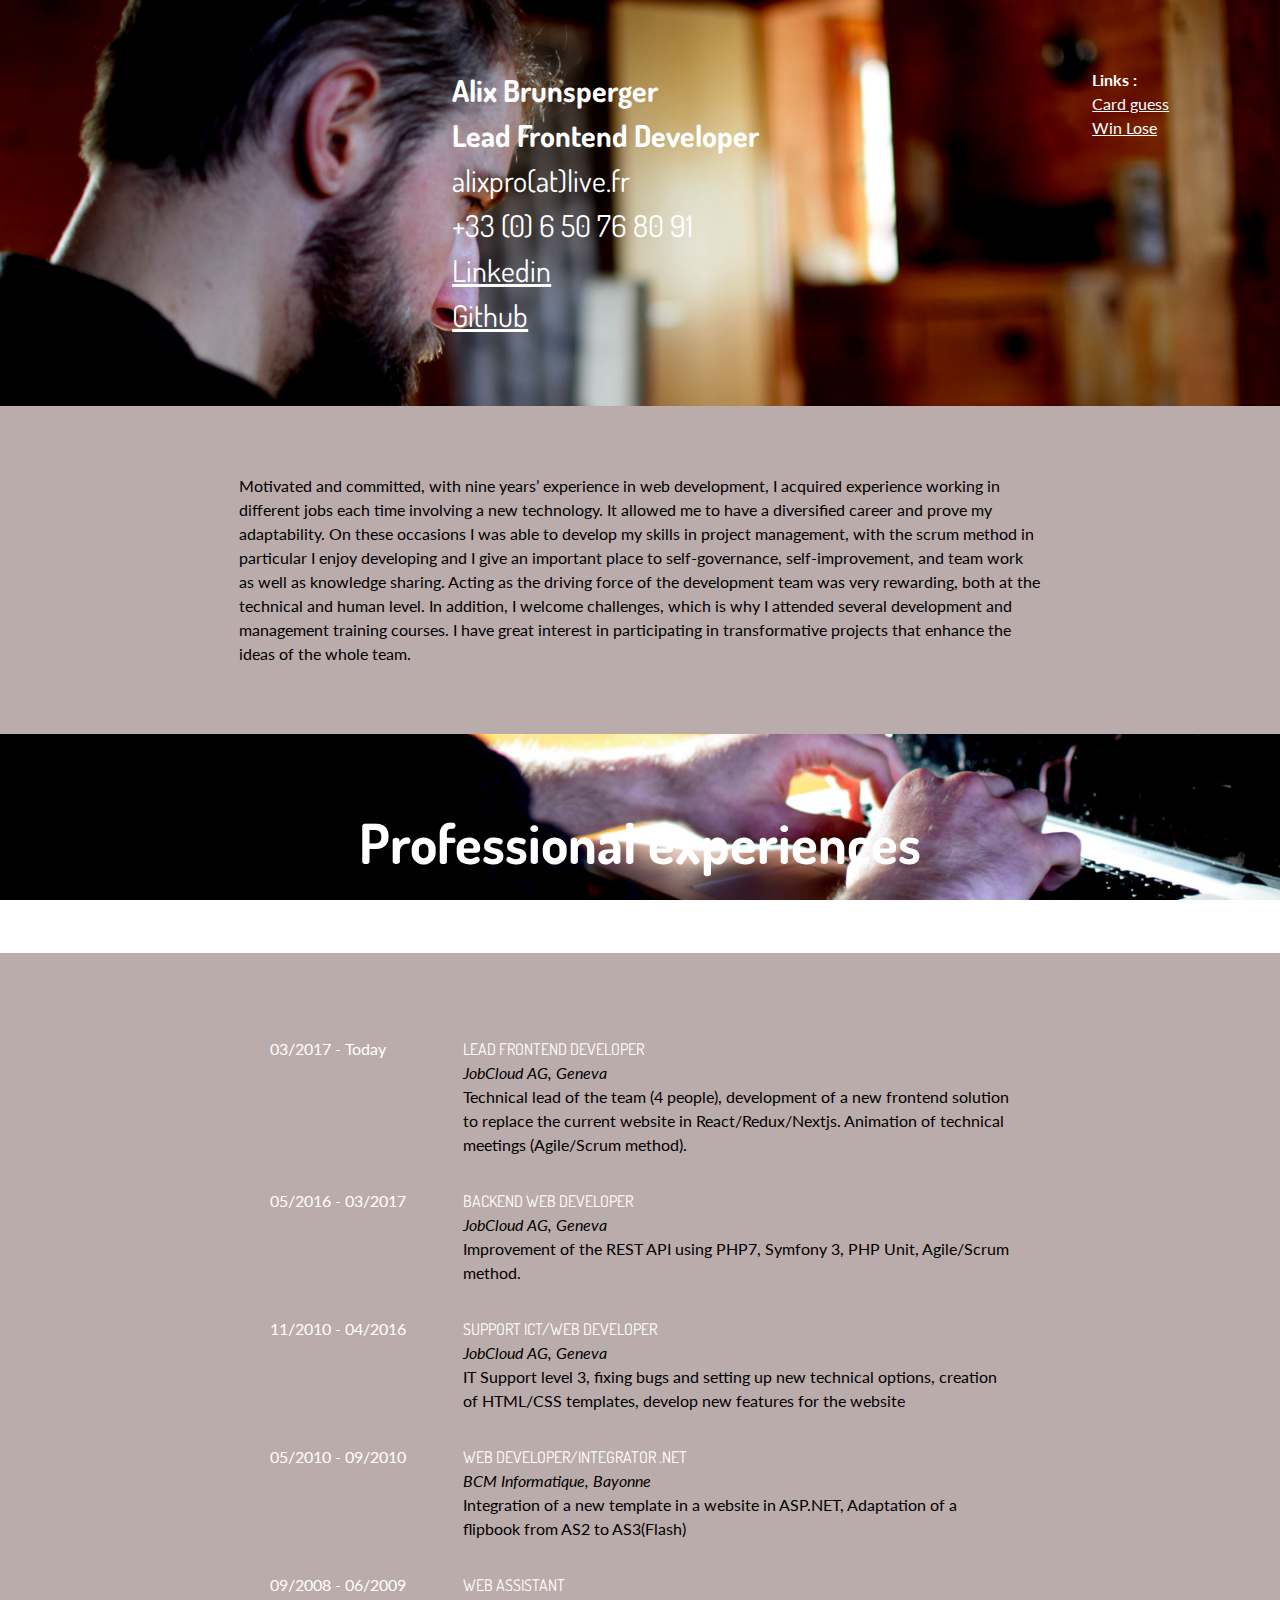
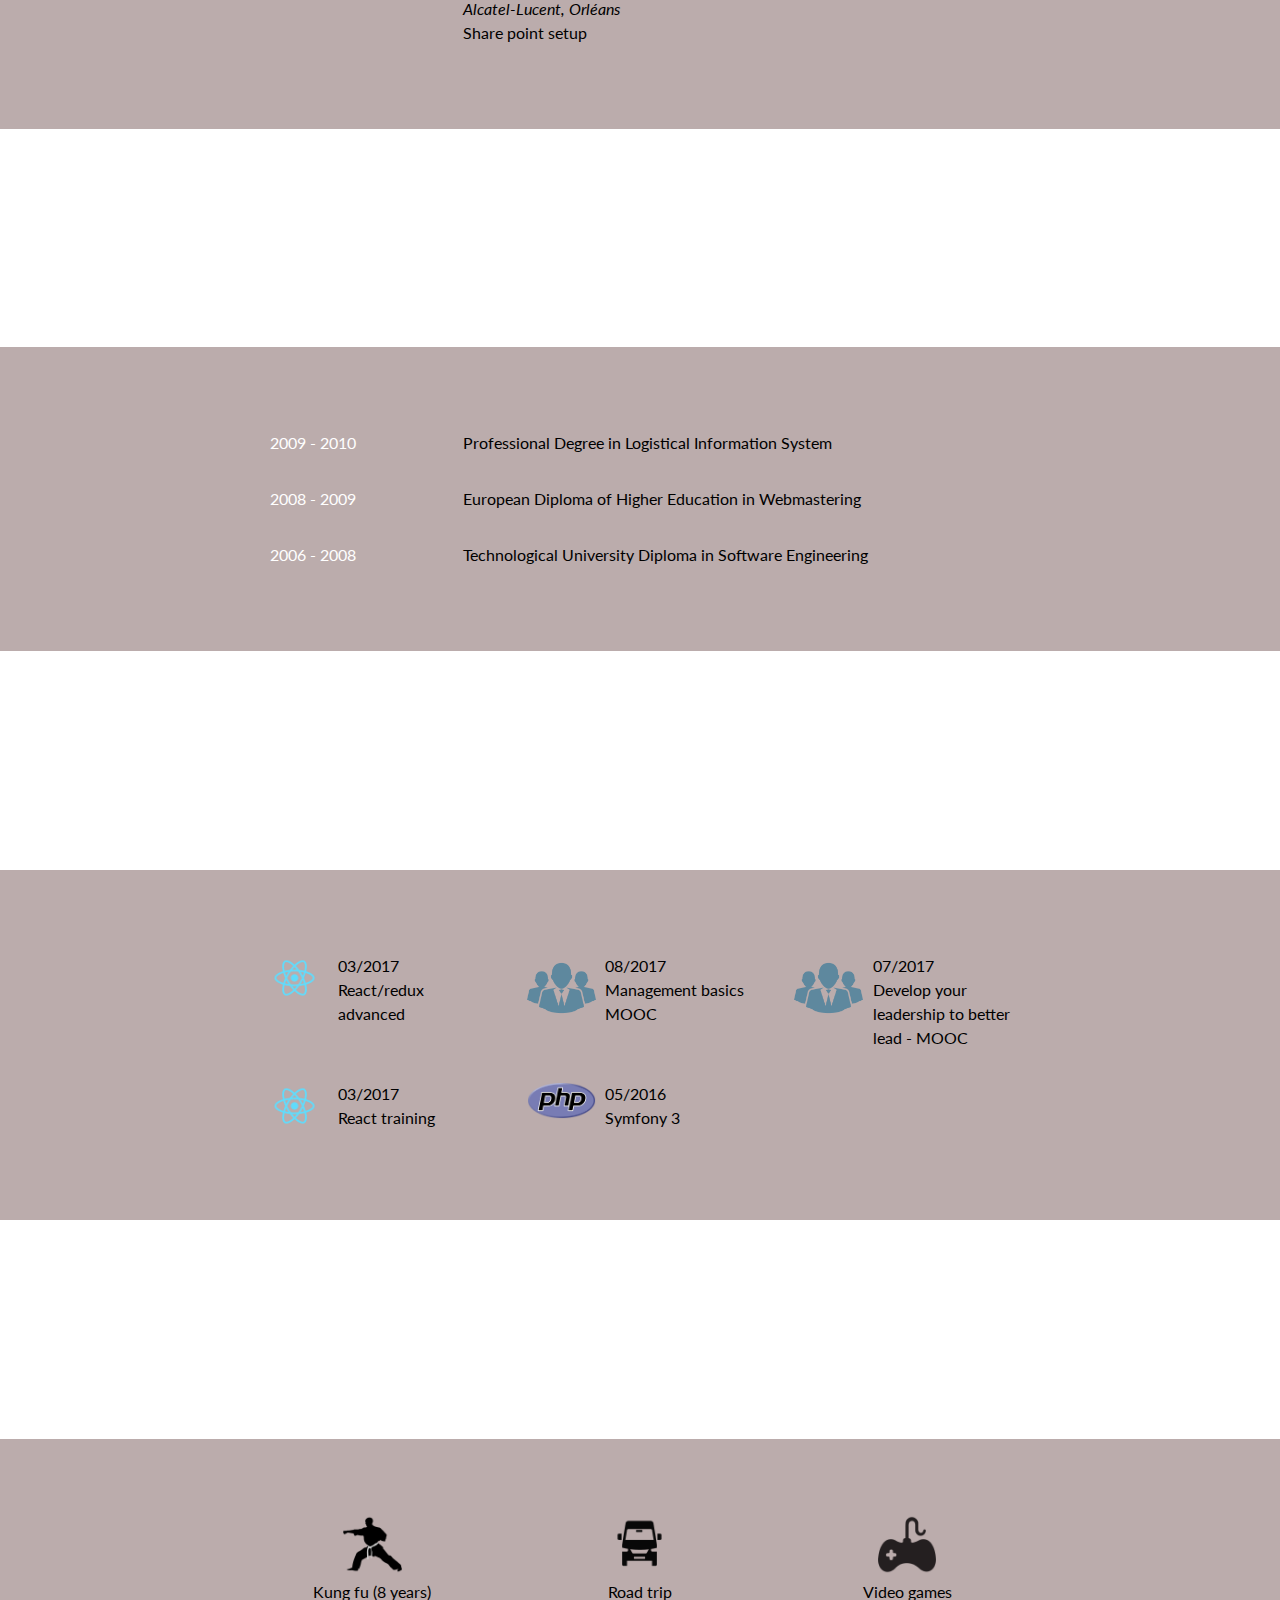
<file: index.html>
<!DOCTYPE html>
<html lang="en">
<head>
    <meta charset="UTF-8">
    <title>Title</title>
    <link rel="stylesheet" href="/simple-grid.css" />
    <link rel="stylesheet" href="/style.css" />
    <link href="https://fonts.googleapis.com/css?family=Dosis" rel="stylesheet">
</head>
<body>
    <div id="main_container">
        <div class="bkg bkg1">
            <div class="row">
                <div class="col-4"></div>
                <div class="col-6 header padding-space">
                    <span><b>Alix Brunsperger</b></span>
                    <span><b>Lead Frontend Developer</b></span>
                    <span>alixpro(at)live.fr</span>
                    <span>+33 (0) 6 50 76 80 91</span>
                    <span><a href="https://www.linkedin.com/in/alix-brunsperger/" target="_blank">Linkedin</a> </span>
                    <span><a href="https://github.com/alixbrunsperger" target="_blank">Github</a></span>
                </div>
                <div class="col-2 padding-space">
                    <b>Links :</b><br/>
                    <a href="/projects/card-guess" target="_blank">Card guess</a><br/>
                    <a href="/projects/win-lose" target="_blank">Win Lose</a>
                </div>
            </div>
            <div class="row full">
                <div class="col-2"></div>
                <div class="col-8 padding-space">
                    Motivated and committed, with nine years’ experience in web development,
                    I acquired experience working in different jobs each time involving a new technology.
                    It allowed me to have a diversified career and prove my adaptability. On these occasions I was able
                    to develop my skills in project management, with the scrum method in particular
                    I enjoy developing and I give an important place to self-governance, self-improvement, and team work as well as knowledge sharing.
                    Acting as the driving force of the development team was very rewarding, both at the technical and human level.
                    In addition, I welcome challenges, which is why I attended several development and management training courses.
                    I have great interest in participating in transformative projects that enhance the ideas of the whole team.

                </div>
            </div>
            <div class="row">
                <div class="col-12 section-title padding-space">
                    Professional experiences
                </div>
            </div>
            <div class="row full">
                <div class="col-2"></div>
                <div class="col-8 padding-space">
                    <div class="col-12 item-container">
                        <div class="col-3 item-date white">03/2017 - Today</div>
                        <div class="col-9 item">
                            <div class="item-title white">Lead Frontend Developer</div>
                            <div class="item-company">JobCloud AG, Geneva</div>
                            <div class="item-description">
                                Technical lead of the team (4 people), development of a new frontend solution to replace the current website
                                in React/Redux/Nextjs. Animation of technical meetings (Agile/Scrum method).
                            </div>
                        </div>
                    </div>
                    <div class="col-12 item-container">
                        <div class="col-3 item-date white">05/2016 - 03/2017</div>
                        <div class="col-9 item">
                            <div class="item-title white">Backend Web Developer</div>
                            <div class="item-company">JobCloud AG, Geneva</div>
                            <div class="item-description">
                                Improvement of the REST API using PHP7,  Symfony 3, PHP Unit, Agile/Scrum method.
                            </div>
                        </div>
                    </div>
                    <div class="col-12 item-container">
                        <div class="col-3 item-date white">11/2010 - 04/2016</div>
                        <div class="col-9 item">
                            <div class="item-title white">Support ICT/Web Developer</div>
                            <div class="item-company">JobCloud AG, Geneva</div>
                            <div class="item-description">
                                IT Support level 3, fixing bugs and setting up new technical options, creation of HTML/CSS templates,
                                develop new features for the website
                            </div>
                        </div>
                    </div>
                    <div class="col-12 item-container">
                        <div class="col-3 item-date white">05/2010 - 09/2010</div>
                        <div class="col-9 item">
                            <div class="item-title white">Web Developer/Integrator .NET</div>
                            <div class="item-company">BCM Informatique, Bayonne</div>
                            <div class="item-description">
                                Integration of a new template in a website in ASP.NET, Adaptation of a flipbook from AS2 to AS3(Flash)
                            </div>
                        </div>
                    </div>
                    <div class="col-12 item-container">
                        <div class="col-3 item-date white">09/2008 - 06/2009</div>
                        <div class="col-9 item">
                            <div class="item-title white">Web assistant</div>
                            <div class="item-company">Alcatel-Lucent, Orléans</div>
                            <div class="item-description">Share point setup</div>
                        </div>
                    </div>
                </div>
            </div>
        </div>
        <div class="bkg bkg2">
            <div class="row">
                <div class="col-12 section-title padding-space">
                    Educations
                </div>
            </div>
            <div class="row full">
                <div class="col-2"></div>
                <div class="col-8 padding-space">
                    <div class="col-12 item-container">
                        <div class="col-3 item-date white">2009 - 2010</div>
                        <div class="col-9 item">
                            <div class="item-description">Professional Degree in Logistical Information System</div>
                        </div>
                    </div>
                    <div class="col-12 item-container">
                        <div class="col-3 item-date white">2008 - 2009</div>
                        <div class="col-9 item">
                            <div class="item-description">European Diploma of Higher Education in Webmastering</div>
                        </div>
                    </div>
                    <div class="col-12 item-container">
                        <div class="col-3 item-date white">2006 - 2008</div>
                        <div class="col-9 item">
                            <div class="item-description">Technological University Diploma in Software Engineering</div>
                        </div>
                    </div>
                </div>
            </div>
        </div>
        <div class="bkg bkg3">
            <div class="row">
                <div class="col-12 section-title padding-space">
                    Skills
                </div>
            </div>
            <div class="row full skills">
                <div class="col-2"></div>
                <div class="col-8 padding-space">
                    <div class="col-4 align">
                        <div class="col-4">
                            <img src="/images/react.png" />
                        </div>
                        <div class="col-8">
                            03/2017<br/>
                            React/redux advanced
                        </div>
                    </div>
                    <div class="col-4">
                        <div class="col-4">
                            <img src="/images/management.png" />
                        </div>
                        <div class="col-8">
                            08/2017<br/>
                            Management basics MOOC
                        </div>
                    </div>
                    <div class="col-4">
                        <div class="col-4">
                            <img src="/images/management.png" />
                        </div>
                        <div class="col-8">
                            07/2017<br/>
                            Develop your leadership to better lead - MOOC
                        </div>
                    </div>
                    <div class="col-4 align">
                        <div class="col-4">
                            <img src="/images/react.png" />
                        </div>
                        <div class="col-8">
                            03/2017<br/>
                            React training
                        </div>
                    </div>
                    <div class="col-4 align">
                        <div class="col-4">
                            <img src="/images/php.png" />
                        </div>
                        <div class="col-8">
                            05/2016<br/>
                            Symfony 3
                        </div>
                    </div>
                </div>
            </div>
        </div>
        <div class="bkg bkg4">
            <div class="row">
                <div class="col-12 section-title padding-space">
                    Hobbies
                </div>
            </div>
            <div class="row full hobbies">
                <div class="col-2"></div>
                <div class="col-8 padding-space">
                    <div class="col-4 hobby">
                        <img src="/images/kungfu.png" /><br/>
                        Kung fu (8 years)
                    </div>
                    <div class="col-4 hobby">
                        <img src="/images/van.png" /><br/>
                        Road trip
                    </div>
                    <div class="col-4 hobby">
                        <img src="/images/games.png" /><br/>
                        Video games
                    </div>
                </div>
            </div>
            <div class="row footer">
                Website handmade !  HTML/CSS only with simple-grid
            </div>
        </div>
    </div>
</body>
</html>
</file>
<file: simple-grid.css>
/**
*** SIMPLE GRID
*** (C) ZACH COLE 2016
**/

@import url(https://fonts.googleapis.com/css?family=Lato:400,300,300italic,400italic,700,700italic);

/* UNIVERSAL */

html,
body {
  height: 100%;
  width: 100%;
  margin: 0;
  padding: 0;
  left: 0;
  top: 0;
  font-size: 100%;
}

/* ROOT FONT STYLES */

* {
  font-family: 'Lato', Helvetica, sans-serif;
  color: #333447;
  line-height: 1.5;
  box-sizing: border-box;
}

/* TYPOGRAPHY */

h1 {
  font-size: 2.5rem;
}

h2 {
  font-size: 2rem;
}

h3 {
  font-size: 1.375rem;
}

h4 {
  font-size: 1.125rem;
}

h5 {
  font-size: 1rem;
}

h6 {
  font-size: 0.875rem;
}

p {
  font-size: 1.125rem;
  font-weight: 200;
  line-height: 1.8;
}

.font-light {
  font-weight: 300;
}

.font-regular {
  font-weight: 400;
}

.font-heavy {
  font-weight: 700;
}

/* POSITIONING */

.left {
  text-align: left;
}

.right {
  text-align: right;
}

.center {
  text-align: center;
  margin-left: auto;
  margin-right: auto;
}

.justify {
  text-align: justify;
}

/* ==== GRID SYSTEM ==== */

.container {
  width: 90%;
  margin-left: auto;
  margin-right: auto;
}

.row {
  position: relative;
  width: 100%;
}

.row [class^="col"] {
  float: left;
  margin: 0.5rem 2%;
  min-height: 0.125rem;
}

.col-1,
.col-2,
.col-3,
.col-4,
.col-5,
.col-6,
.col-7,
.col-8,
.col-9,
.col-10,
.col-11,
.col-12 {
  width: 96%;
}

.col-1-sm {
  width: 4.33%;
}

.col-2-sm {
  width: 12.66%;
}

.col-3-sm {
  width: 21%;
}

.col-4-sm {
  width: 29.33%;
}

.col-5-sm {
  width: 37.66%;
}

.col-6-sm {
  width: 46%;
}

.col-7-sm {
  width: 54.33%;
}

.col-8-sm {
  width: 62.66%;
}

.col-9-sm {
  width: 71%;
}

.col-10-sm {
  width: 79.33%;
}

.col-11-sm {
  width: 87.66%;
}

.col-12-sm {
  width: 96%;
}

.row::after {
	content: "";
	display: table;
	clear: both;
}

.hidden-sm {
  display: none;
}

@media only screen and (min-width: 33.75em) {  /* 540px */
  .container {
    width: 80%;
  }
}

@media only screen and (min-width: 45em) {  /* 720px */
  .col-1 {
    width: 4.33%;
  }

  .col-2 {
    width: 12.66%;
  }

  .col-3 {
    width: 21%;
  }

  .col-4 {
    width: 29.33%;
  }

  .col-5 {
    width: 37.66%;
  }

  .col-6 {
    width: 46%;
  }

  .col-7 {
    width: 54.33%;
  }

  .col-8 {
    width: 62.66%;
  }

  .col-9 {
    width: 71%;
  }

  .col-10 {
    width: 79.33%;
  }

  .col-11 {
    width: 87.66%;
  }

  .col-12 {
    width: 96%;
  }

  .hidden-sm {
    display: block;
  }
}

@media only screen and (min-width: 60em) { /* 960px */
  .container {
    width: 75%;
    max-width: 60rem;
  }
}
</file>
<file: style.css>
.bkg1{
    background-image: url(/images/bkg1.jpg);
}

.bkg2{
    background-image: url(/images/bkg2.jpg);
}
.bkg3{
    background-image: url(/images/bkg3.jpg);
}
.bkg4{
    background-image: url(/images/bkg4.jpg);
}
.bkg{
    background-size: cover;
    background-repeat: no-repeat;
    background-attachment: fixed;
    background-position : center;
}

@media only screen and (max-width: 60em) { /* 960px */
    .bkg {

    }
}
*{
    color: white;
    box-sizing: border-box;
}

.full,
.full *{
    background-color : #BBACAC;
    color : black;
}

.header span {
    display : block;
    font-size: 30px;
}

.header * {
    font-family: 'Dosis', sans-serif;
    color : white;
}

.item-title{
    font-family: 'Dosis', sans-serif;
    text-transform: uppercase;
}

.item-company{
    font-style: italic;
}

.padding-space{
    padding: 60px 0;
}

.section-title{
    font-size : 55px;
    font-family: 'Dosis', sans-serif;
    text-align: center;
    vertical-align : middle;
    font-weight: bold;
}

.white {
    color : white;
}

.skills img{
    width:100%;
}

.hobbies img{
    width:25%;
}

.hobby{
    text-align : center;
}

.footer{
    padding: 20px 0;
    text-align : center;
}
</file>
